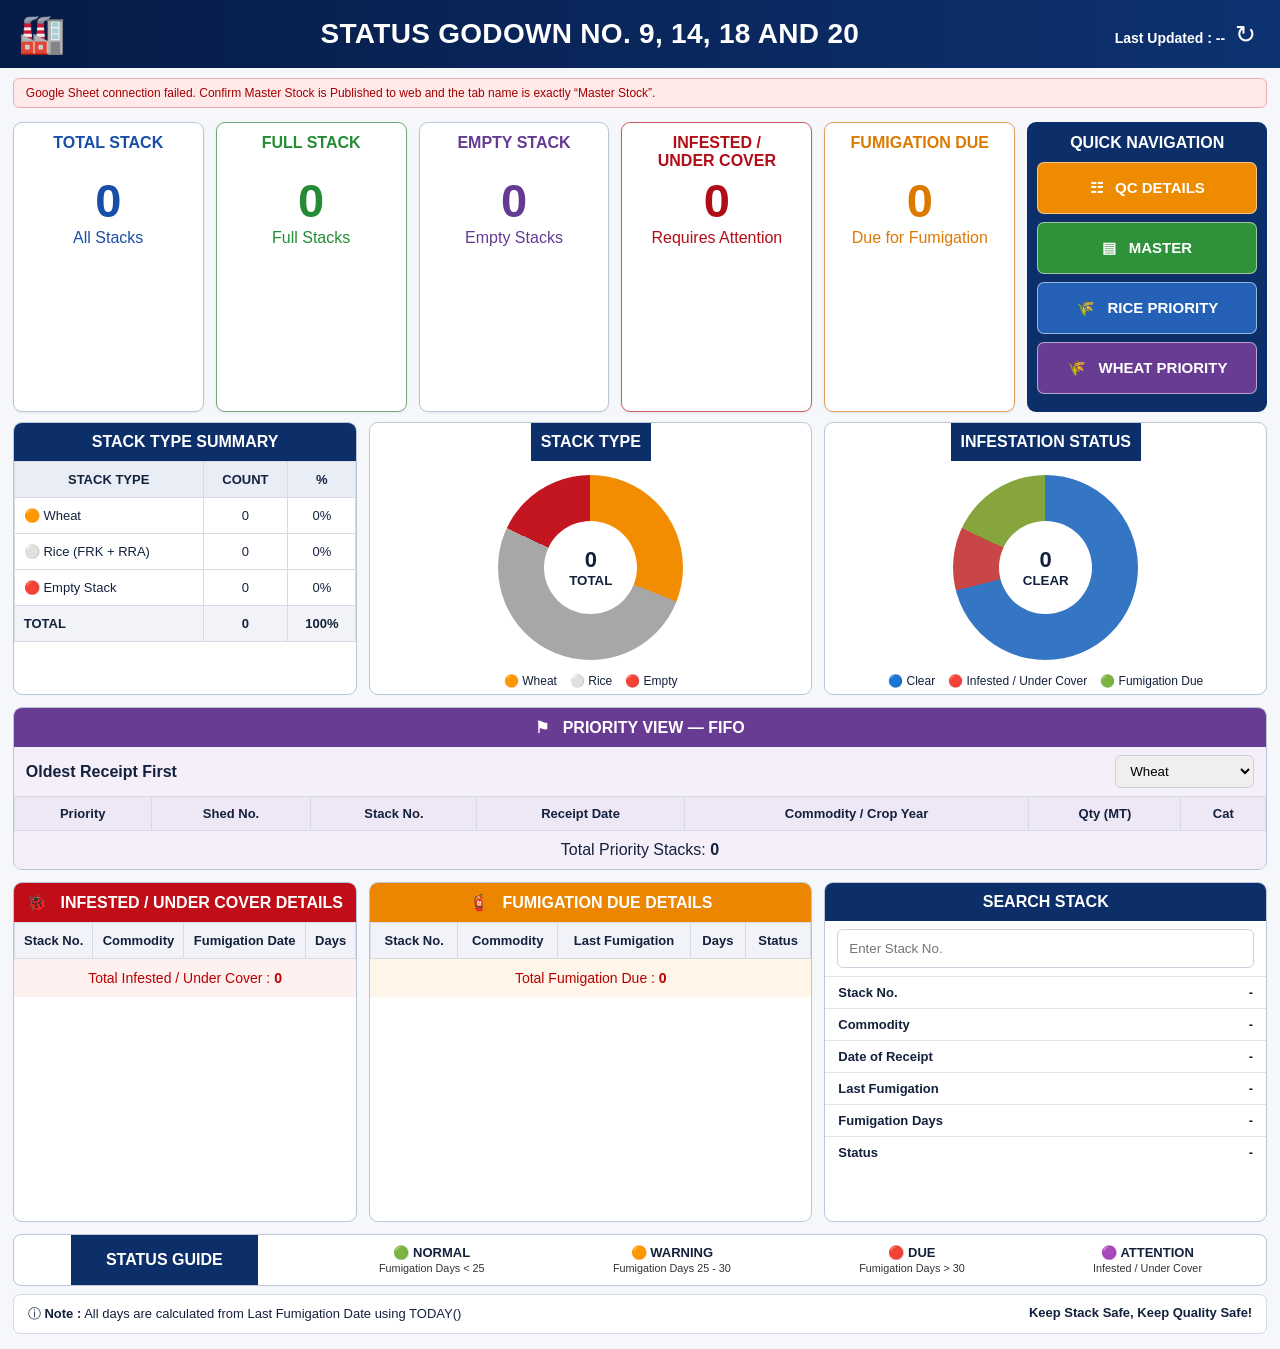
<file: Godown_Dashboard_FINAL_PRIORITY_VIEW.html>
<!doctype html>
<html lang="en">
<head>
<meta charset="utf-8">
<meta name="viewport" content="width=device-width,initial-scale=1">
<title>Status Godown No. 9, 14, 18 and 20</title>
<style>
*{box-sizing:border-box}body{margin:0;background:#f5f7fa;color:#14213d;font-family:Arial,Helvetica,sans-serif}.topbar{height:68px;background:linear-gradient(90deg,#061b46,#0d3271);color:#fff;display:flex;align-items:center;padding:8px 18px;gap:18px}.logo{font-size:38px}.headtitle{font-weight:800;font-size:28px;flex:1;text-align:center;letter-spacing:.3px}.updated{font-weight:700;font-size:14px;white-space:nowrap}.updated button{background:none;border:0;color:white;font-size:25px;cursor:pointer}.connection{margin:10px 1%;padding:7px 12px;background:#e9f7ed;border:1px solid #b7ddc1;border-radius:6px;font-size:12px}.connection.error{background:#ffe9e9;color:#a40000;border-color:#efaaaa}.top-grid{display:grid;grid-template-columns:repeat(5,1fr) 240px;gap:12px;padding:4px 1% 10px}.metric{background:white;border:1px solid #b9c6d8;border-radius:9px;text-align:center;padding:11px 6px;min-height:137px;box-shadow:0 1px 3px #0001}.metric .label{font-weight:800;font-size:16px;min-height:38px}.metric .big{font-size:47px;font-weight:800;line-height:1.05;margin:4px}.metric.blue{color:#174ea6}.metric.green{color:#258b36;border-color:#70a879}.metric.purple{color:#643b92}.metric.red{color:#b20d17;border-color:#c85b62}.metric.orange{color:#dc7a00;border-color:#e0a05d}.quick{background:#0d2f69;border-radius:9px;padding:10px;color:#fff}.quick h3{text-align:center;margin:2px 0 10px;font-size:16px}.q{display:block;color:white;text-decoration:none;font-weight:800;text-align:center;border-radius:7px;padding:16px 6px;margin:8px 0;border:1px solid #fff8;font-size:15px}.qc{background:#ef8b00}.master{background:#2d923a}.rice{background:#2360b6}.wheat{background:#693c93}.middle-grid,.details-grid{display:grid;grid-template-columns:1.05fr 1.35fr 1.35fr;gap:12px;padding:0 1% 12px}.panel,.detail,.searchbox{background:white;border:1px solid #b9c6d8;border-radius:9px;overflow:hidden;min-height:270px}.panel h2,.detail h2,.searchbox h2{margin:0;background:#0d2f69;color:#fff;padding:10px;text-align:center;font-size:16px}.summary table,.detail table{width:100%;border-collapse:collapse}.summary th,.summary td,.detail th,.detail td{padding:10px 9px;border:1px solid #d5dbe4;font-size:13px}.summary th{background:#e9eef6}.summary td:nth-child(2),.summary td:nth-child(3){text-align:center}.totalrow{font-weight:800;background:#f1f3f6}.donut{display:flex;flex-direction:column;align-items:center}.donut-chart{width:185px;height:185px;border-radius:50%;margin:14px 0 8px;background:conic-gradient(#f28c00 0 31%,#a7a7a7 31% 82%,#c41620 82% 100%);display:grid;place-items:center}.donut-chart>div{width:93px;height:93px;border-radius:50%;background:white;display:flex;flex-direction:column;align-items:center;justify-content:center}.donut-chart b{font-size:22px}.donut-chart small{font-weight:800}.statusdonut{background:conic-gradient(#3475c4 0 71%,#c94646 71% 82%,#86a63d 82% 100%)}.legend{display:flex;gap:13px;font-size:12px;flex-wrap:wrap;justify-content:center;padding:6px}.details-grid{align-items:stretch}.detail{min-height:340px}.redpanel h2{background:#c10d18}.orangepanel h2{background:#ec8500}.tablewrap{overflow:auto;max-height:260px}.detail th{background:#f1f3f8}.detail footer{text-align:center;padding:11px;background:#fff0f0;color:#b00;font-size:14px}.orangepanel footer{background:#fff5e8}.searchbox{padding-bottom:5px}.searchbox h2{margin-bottom:8px}.searchbox input{margin:0 12px 8px;width:calc(100% - 24px);padding:11px;border:1px solid #c9d1dc;border-radius:6px}.result{display:flex;justify-content:space-between;padding:8px 13px;border-top:1px solid #e1e5ea;font-size:13px}.result span{font-weight:700}.guide{margin:0 1% 8px;background:white;border:1px solid #b9c6d8;border-radius:8px;display:flex;align-items:center;justify-content:space-around;text-align:center;overflow:hidden}.guide>strong{background:#0d2f69;color:white;padding:16px 35px}.guide span{font-weight:800;font-size:13px;padding:7px}.guide small{font-weight:400;color:#333}.note{margin:0 1% 15px;padding:10px 14px;font-size:13px;background:white;border:1px solid #d2d8e0;border-radius:7px}.priority{margin:0 1% 12px;background:white;border:1px solid #b9c6d8;border-radius:9px;overflow:hidden}.priority h2{margin:0;background:#693c93;color:white;padding:10px;text-align:center;font-size:16px}.priority .prioritybar{display:flex;justify-content:space-between;align-items:center;padding:8px 12px;background:#f4eff9;font-weight:800}.priority select{padding:7px 10px;border:1px solid #c9d1dc;border-radius:6px}.priority table{width:100%;border-collapse:collapse}.priority th,.priority td{padding:9px;border:1px solid #d5dbe4;font-size:13px}.priority th{background:#eee7f5}.priority .tablewrap{max-height:300px;overflow:auto}.priority footer{text-align:center;padding:10px;background:#f4eff9}.note b:last-child{float:right}@media(max-width:1100px){.top-grid{grid-template-columns:repeat(3,1fr)}.quick{grid-column:span 3}.middle-grid,.details-grid{grid-template-columns:1fr 1fr}.searchbox{grid-column:span 2}}@media(max-width:650px){.headtitle{font-size:17px}.updated{font-size:11px}.topbar{height:auto}.top-grid,.middle-grid,.details-grid{grid-template-columns:1fr}.quick,.searchbox{grid-column:auto}.guide{flex-wrap:wrap}.guide>strong{width:100%}.note b:last-child{float:none;display:block;margin-top:8px}}
</style>
</head>
<body>
<header class="topbar">
  <div class="logo">🏭</div>
  <div class="headtitle">STATUS GODOWN NO. 9, 14, 18 AND 20</div>
  <div class="updated">Last Updated : <span id="updated">--</span> <button onclick="loadData()" title="Refresh">↻</button></div>
</header>

<main>
  <div id="connection" class="connection">Connecting to Google Sheet…</div>

  <section class="top-grid">
    <div class="metric blue"><div class="label">TOTAL STACK</div><div class="big" id="total">0</div><div>All Stacks</div></div>
    <div class="metric green"><div class="label">FULL STACK</div><div class="big" id="full">0</div><div>Full Stacks</div></div>
    <div class="metric purple"><div class="label">EMPTY STACK</div><div class="big" id="empty">0</div><div>Empty Stacks</div></div>
    <div class="metric red"><div class="label">INFESTED /<br>UNDER COVER</div><div class="big" id="attention">0</div><div>Requires Attention</div></div>
    <div class="metric orange"><div class="label">FUMIGATION DUE</div><div class="big" id="fumDue">0</div><div>Due for Fumigation</div></div>

    <aside class="quick">
      <h3>QUICK NAVIGATION</h3>
      <a id="qcLink" target="_blank" class="q qc">☷ &nbsp; QC DETAILS</a>
      <a id="masterLink" target="_blank" class="q master">▤ &nbsp; MASTER</a>
      <a id="riceLink" target="_blank" class="q rice">🌾 &nbsp; RICE PRIORITY</a>
      <a id="wheatLink" target="_blank" class="q wheat">🌾 &nbsp; WHEAT PRIORITY</a>
    </aside>
  </section>

  <section class="middle-grid">
    <div class="summary panel">
      <h2>STACK TYPE SUMMARY</h2>
      <table><thead><tr><th>STACK TYPE</th><th>COUNT</th><th>%</th></tr></thead>
      <tbody>
        <tr><td>🟠 Wheat</td><td id="wheatCount">0</td><td id="wheatPct">0%</td></tr>
        <tr><td>⚪ Rice (FRK + RRA)</td><td id="riceCount">0</td><td id="ricePct">0%</td></tr>
        <tr><td>🔴 Empty Stack</td><td id="emptyCount">0</td><td id="emptyPct">0%</td></tr>
        <tr class="totalrow"><td>TOTAL</td><td id="sumCount">0</td><td>100%</td></tr>
      </tbody></table>
    </div>

    <div class="donut panel"><h2>STACK TYPE</h2><div class="donut-chart" id="stackDonut"><div><b id="donutTotal">0</b><small>TOTAL</small></div></div><div class="legend"><span>🟠 Wheat</span><span>⚪ Rice</span><span>🔴 Empty</span></div></div>

    <div class="donut panel"><h2>INFESTATION STATUS</h2><div class="donut-chart statusdonut" id="statusDonut"><div><b id="clearCount">0</b><small>CLEAR</small></div></div><div class="legend"><span>🔵 Clear</span><span>🔴 Infested / Under Cover</span><span>🟢 Fumigation Due</span></div></div>
  </section>

  <section class="priority">
    <h2>⚑ &nbsp; PRIORITY VIEW — FIFO</h2>
    <div class="prioritybar">
      <span>Oldest Receipt First</span>
      <select id="priorityFilter" onchange="renderPriority()">
        <option value="all">All Stacks</option>
        <option value="wheat" selected>Wheat</option>
        <option value="rice">Rice / FRK RRA</option>
      </select>
    </div>
    <div class="tablewrap"><table><thead><tr><th>Priority</th><th>Shed No.</th><th>Stack No.</th><th>Receipt Date</th><th>Commodity / Crop Year</th><th>Qty (MT)</th><th>Cat</th></tr></thead><tbody id="priorityBody"></tbody></table></div>
    <footer>Total Priority Stacks: <b id="priorityTotal">0</b></footer>
  </section>

  <section class="details-grid">
    <div class="detail redpanel">
      <h2>🐞 &nbsp; INFESTED / UNDER COVER DETAILS</h2>
      <div class="tablewrap"><table><thead><tr><th>Stack No.</th><th>Commodity</th><th>Fumigation Date</th><th>Days</th></tr></thead><tbody id="attentionBody"></tbody></table></div>
      <footer>Total Infested / Under Cover : <b id="attentionTotal">0</b></footer>
    </div>

    <div class="detail orangepanel">
      <h2>🧯 &nbsp; FUMIGATION DUE DETAILS</h2>
      <div class="tablewrap"><table><thead><tr><th>Stack No.</th><th>Commodity</th><th>Last Fumigation</th><th>Days</th><th>Status</th></tr></thead><tbody id="dueBody"></tbody></table></div>
      <footer>Total Fumigation Due : <b id="dueTotal">0</b></footer>
    </div>

    <aside class="searchbox">
      <h2>SEARCH STACK</h2>
      <input id="search" placeholder="Enter Stack No.">
      <div class="result"><b>Stack No.</b><span id="sStack">-</span></div>
      <div class="result"><b>Commodity</b><span id="sCommodity">-</span></div>
      <div class="result"><b>Date of Receipt</b><span id="sReceipt">-</span></div>
      <div class="result"><b>Last Fumigation</b><span id="sLast">-</span></div>
      <div class="result"><b>Fumigation Days</b><span id="sDays">-</span></div>
      <div class="result"><b>Status</b><span id="sStatus">-</span></div>
    </aside>
  </section>

  <section class="guide"><strong>STATUS GUIDE</strong><span>🟢 NORMAL<br><small>Fumigation Days &lt; 25</small></span><span>🟠 WARNING<br><small>Fumigation Days 25 - 30</small></span><span>🔴 DUE<br><small>Fumigation Days &gt; 30</small></span><span>🟣 ATTENTION<br><small>Infested / Under Cover</small></span></section>
  <div class="note">ⓘ <b>Note :</b> All days are calculated from Last Fumigation Date using TODAY() &nbsp;&nbsp;&nbsp; <b>Keep Stack Safe, Keep Quality Safe!</b></div>
</main>
<script>
const SHEET_ID="1igJ0rzEp3txMDdhjwjrMB5V9BkJcyjt74g1xWh3YSHo";
const SHEET_NAME="Master Stock";
const REFRESH_MS=30000;
const masterUrl=`https://docs.google.com/spreadsheets/d/${SHEET_ID}/edit`;
document.getElementById("masterLink").href=masterUrl;
document.getElementById("qcLink").href=masterUrl;
document.getElementById("riceLink").href=masterUrl;
document.getElementById("wheatLink").href=masterUrl;
let data=[],headers=[];
const n=x=>String(x??"").toLowerCase().replace(/[^a-z0-9]+/g," ").trim();
function find(names){const H=headers.map(n);for(const x of names){const i=H.indexOf(n(x));if(i>=0)return i}for(const x of names){const i=H.findIndex(h=>h.includes(n(x)));if(i>=0)return i}return -1}
function val(r,i){return i>=0?String(r[i]??"").trim():""}
function parseDate(v){if(!v)return null;if(/^\d{1,2}\.\d{1,2}\.\d{2,4}$/.test(v)){let [d,m,y]=v.split(".").map(Number);if(y<100)y+=2000;return new Date(y,m-1,d)}const d=new Date(v);return isNaN(d)?null:d}
function days(v){const d=parseDate(v);return d?Math.max(0,Math.floor((Date.now()-d.getTime())/86400000)):""}
function loadJSONP(){return new Promise((resolve,reject)=>{const cb="googleSheetCallback_"+Date.now();const s=document.createElement("script");let done=false;const cleanup=()=>{try{delete window[cb]}catch(e){window[cb]=undefined}s.remove()};const timer=setTimeout(()=>{if(!done){done=true;cleanup();reject(Error("timeout"))}},12000);window[cb]=obj=>{if(done)return;done=true;clearTimeout(timer);cleanup();resolve(obj)};s.onerror=()=>{if(!done){done=true;clearTimeout(timer);cleanup();reject(Error("request failed"))}};s.src=`https://docs.google.com/spreadsheets/d/${SHEET_ID}/gviz/tq?sheet=${encodeURIComponent(SHEET_NAME)}&tqx=out:json;responseHandler:${cb}&tq=${encodeURIComponent("select *")}&_=${Date.now()}`;document.head.appendChild(s)})}
function makeRecords(j){headers=(j.table?.cols||[]).map(c=>c.label||c.id||"");const rows=(j.table?.rows||[]).map(x=>(x.c||[]).map(c=>c?(c.f??c.v??""):""));const ix={shed:find(["Shed No.","Shed"]),stack:find(["Stack No.","Stack"]),comm:find(["Commodity / Crop Year","Commodity","Crop Year"]),receipt:find(["Receipt Date","RDate of receipt","Date of Receipt"]),qty:find(["Qty (MT)","Qty","Quantity"]),cat:find(["Cat","Category"]),status:find(["Status","QC Status"]),fum:find(["Fumigation Date"]),last:find(["Last Fumigation Date","Last Fumigation"]),remarks:find(["QC Remarks","Remarks"]),cover:find(["UnderCover_Flag"]),due:find(["DegassingDue_Flag"])};return rows.filter(r=>r.some(x=>String(x).trim()!=="")).map(r=>{const st=val(r,ix.status),rm=val(r,ix.remarks),last=val(r,ix.last)||val(r,ix.fum),dy=days(last);const cover=/under\s*cover|cover/.test(n(st))||/under\s*cover|cover/.test(n(val(r,ix.cover)));const inf=/infest/.test(n(st))||/infest/.test(n(rm));const due=/due|yes|true/.test(n(val(r,ix.due)))||/due/.test(n(st))||(dy!==""&&dy>30);const empty=/empty/.test(n(st))||/empty/.test(n(rm));return{shed:val(r,ix.shed),stack:val(r,ix.stack),comm:val(r,ix.comm),receipt:val(r,ix.receipt),status:st,fum:val(r,ix.fum),last,days:dy,remarks:rm,cover,inf,due,empty,qty:val(r,ix.qty),cat:val(r,ix.cat)}})}
function renderPriority(){
  const filter=document.getElementById("priorityFilter")?.value||"wheat";
  let arr=data.slice().filter(x=>x.receipt);
  if(filter==="wheat") arr=arr.filter(x=>/wheat/.test(n(x.comm)));
  if(filter==="rice") arr=arr.filter(x=>/rice|frk|rra/.test(n(x.comm))&&!/wheat/.test(n(x.comm)));
  arr.sort((a,b)=>{const da=parseDate(a.receipt),db=parseDate(b.receipt);return (da?da.getTime():Infinity)-(db?db.getTime():Infinity)});
  const body=document.getElementById("priorityBody");
  body.innerHTML=arr.length?arr.map((x,i)=>`<tr><td><b>${i+1}</b></td><td>${esc(x.shed)}</td><td><b>${esc(x.stack)}</b></td><td>${esc(x.receipt)}</td><td>${esc(x.comm)}</td><td>${esc(x.qty||"")}</td><td>${esc(x.cat||"")}</td></tr>`).join(""):`<tr><td colspan="7">No priority stacks found</td></tr>`;
  document.getElementById("priorityTotal").textContent=arr.length;
}
async function loadData(){const box=document.getElementById("connection");box.textContent="Connecting to Google Sheet…";try{const json=await loadJSONP();if(json.status==="error")throw Error((json.errors&&json.errors[0]&&json.errors[0].message)||"Google Sheet error");data=makeRecords(json);const now=new Date();document.getElementById("updated").textContent=now.toLocaleDateString("en-GB",{day:"2-digit",month:"2-digit",year:"2-digit"})+" | "+now.toLocaleTimeString("en-IN",{hour:"2-digit",minute:"2-digit"});box.textContent=`● LIVE — Master Stock connected • ${data.length} rows`;box.className="connection";render()}catch(e){box.textContent="Google Sheet connection failed. Confirm Master Stock is Published to web and the tab name is exactly “Master Stock”.";box.className="connection error";console.error(e)}}
function esc(x){return String(x??"").replaceAll("&","&amp;").replaceAll("<","&lt;").replaceAll(">","&gt;")}
function pct(x,t){return t?((x/t)*100).toFixed(2)+"%":"0%"}
function render(){const total=data.length,empty=data.filter(x=>x.empty||(!x.comm&&!x.stack)).length,wheat=data.filter(x=>/wheat/.test(n(x.comm))).length,rice=data.filter(x=>/rice|frk|rra/.test(n(x.comm))&&!/wheat/.test(n(x.comm))).length,att=data.filter(x=>x.inf||x.cover),due=data.filter(x=>x.due&&!x.inf&&!x.cover),full=Math.max(0,total-empty);document.getElementById("total").textContent=total;document.getElementById("full").textContent=full;document.getElementById("empty").textContent=empty;document.getElementById("attention").textContent=att.length;document.getElementById("fumDue").textContent=due.length;document.getElementById("wheatCount").textContent=wheat;document.getElementById("riceCount").textContent=rice;document.getElementById("emptyCount").textContent=empty;document.getElementById("wheatPct").textContent=pct(wheat,total);document.getElementById("ricePct").textContent=pct(rice,total);document.getElementById("emptyPct").textContent=pct(empty,total);document.getElementById("sumCount").textContent=total;document.getElementById("donutTotal").textContent=total;document.getElementById("clearCount").textContent=Math.max(0,total-att.length-due.length);document.getElementById("attentionTotal").textContent=att.length;document.getElementById("dueTotal").textContent=due.length;document.getElementById("attentionBody").innerHTML=att.length?att.map(x=>`<tr><td>${esc(x.stack)}</td><td>${esc(x.comm)}</td><td>${esc(x.fum)}</td><td>${esc(x.days)}</td></tr>`).join(""):`<tr><td colspan="4">No stacks found</td></tr>`;renderPriority();document.getElementById("dueBody").innerHTML=due.length?due.map(x=>`<tr><td>${esc(x.stack)}</td><td>${esc(x.comm)}</td><td>${esc(x.last)}</td><td>${esc(x.days)}</td><td><b>DUE (&gt;30 Days)</b></td></tr>`).join(""):`<tr><td colspan="5">No stacks found</td></tr>`}
document.getElementById("search").addEventListener("input",function(){const q=n(this.value),x=data.find(r=>n(r.stack)===q||n(r.stack).includes(q));["sStack","sCommodity","sReceipt","sLast","sDays","sStatus"].forEach((id,i)=>document.getElementById(id).textContent=x?[x.stack,x.comm,x.receipt,x.last,x.days,x.status][i]||"-":"-")});loadData();setInterval(loadData,REFRESH_MS);

</script>
</body>
</html>
</file>
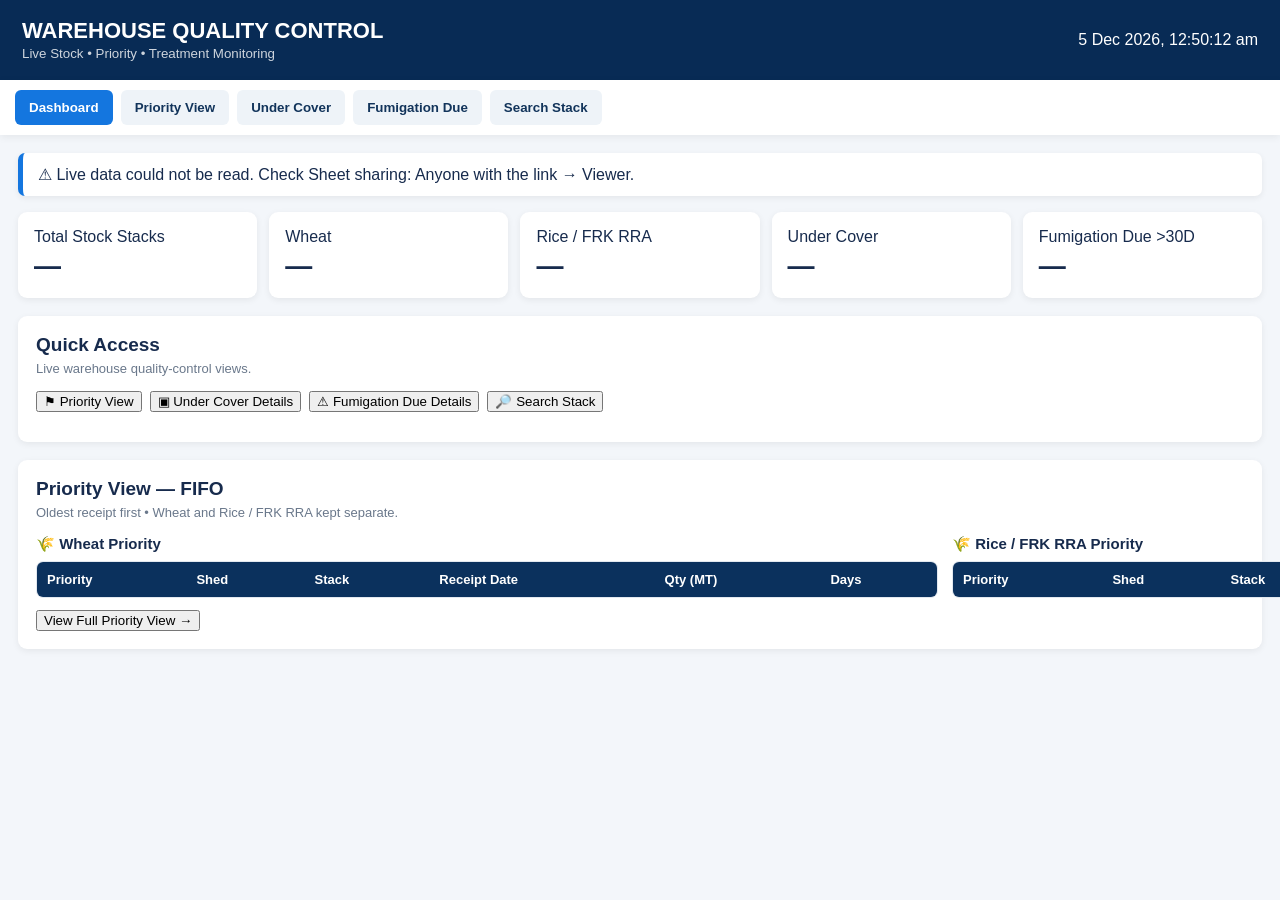
<file: index_FINAL_SINGLE_FIXED.html>
<!doctype html>
<html lang="en">
<head>
<meta charset="utf-8">
<meta name="viewport" content="width=device-width,initial-scale=1">
<title>Warehouse Quality Control</title>
<style>
*{box-sizing:border-box}body{margin:0;font-family:Arial,sans-serif;background:#f3f6fa;color:#172b4d}
header{background:#082b55;color:#fff;padding:18px 22px;display:flex;justify-content:space-between;align-items:center;gap:15px;flex-wrap:wrap}
header h1{margin:0;font-size:22px}header small{opacity:.8}
nav{background:#fff;padding:10px 15px;display:flex;gap:8px;overflow:auto;box-shadow:0 2px 8px #0001;position:sticky;top:0;z-index:5}
nav button{border:0;background:#eef3f8;color:#12345b;padding:10px 14px;border-radius:6px;font-weight:700;white-space:nowrap;cursor:pointer}nav button.active{background:#1476df;color:white}
main{max-width:1450px;margin:auto;padding:18px}
.status{background:#fff;border-left:5px solid #1476df;padding:12px 15px;border-radius:7px;margin-bottom:16px;box-shadow:0 2px 6px #0001}
.cards{display:grid;grid-template-columns:repeat(5,1fr);gap:12px;margin-bottom:18px}
.card{background:#fff;border-radius:9px;padding:16px;box-shadow:0 2px 7px #0001}.card b{font-size:27px;display:block;margin-top:5px}.card span{font-size:12px;color:#667}
section{background:#fff;border-radius:9px;padding:18px;margin-bottom:18px;box-shadow:0 2px 7px #0001}section h2{margin:0 0 5px;font-size:19px}section p{margin:0 0 15px;color:#6a788b;font-size:13px}
.toolbar{display:flex;gap:8px;flex-wrap:wrap;margin-bottom:12px}.toolbar input,.toolbar select{padding:10px;border:1px solid #ccd6e2;border-radius:6px;min-width:180px}
.tablewrap{overflow:auto;max-height:520px;border:1px solid #e2e8ef;border-radius:7px}table{width:100%;border-collapse:collapse;min-width:900px;font-size:13px}th{background:#0b315d;color:#fff;padding:10px;text-align:left;position:sticky;top:0}td{padding:9px;border-bottom:1px solid #e9edf2}tr:hover td{background:#f7faff}
.badge{display:inline-block;padding:4px 7px;border-radius:12px;background:#eef3f8;font-weight:700}.warn{background:#fff1d6}.danger{background:#ffe0e0}
.hide{display:none}.empty{text-align:center;padding:25px;color:#788699}
@media(max-width:900px){.cards{grid-template-columns:repeat(2,1fr)}header h1{font-size:18px}}@media(max-width:500px){.cards{grid-template-columns:1fr 1fr}main{padding:10px}.card{padding:12px}}
@media(max-width:800px){.priority-preview-grid{grid-template-columns:1fr!important}} .priority-preview-grid{display:grid;grid-template-columns:1fr 1fr;gap:14px}</style>
</head>
<body>
<header><div><h1>WAREHOUSE QUALITY CONTROL</h1><small>Live Stock • Priority • Treatment Monitoring</small></div><div id="clock">--</div></header>
<nav>
<button class="active" onclick="show('dashboard',this)">Dashboard</button>
<button onclick="show('priority',this)">Priority View</button>
<button onclick="show('under',this)">Under Cover</button>
<button onclick="show('fum',this)">Fumigation Due</button>
<button onclick="show('search',this)">Search Stack</button>
</nav>
<main>
<div class="status" id="status">Connecting to Google Sheet…</div>
<div class="cards">
<div class="card">Total Stock Stacks<b id="total">—</b></div>
<div class="card">Wheat<b id="wheat">—</b></div>
<div class="card">Rice / FRK RRA<b id="rice">—</b></div>
<div class="card">Under Cover<b id="underCount">—</b></div>
<div class="card">Fumigation Due &gt;30D<b id="fumCount">—</b></div>
</div>

<section id="dashboard">
<h2>Quick Access</h2><p>Live warehouse quality-control views.</p>
<div class="toolbar">
<button onclick="showById('priority')">⚑ Priority View</button>
<button onclick="showById('under')">▣ Under Cover Details</button>
<button onclick="showById('fum')">⚠ Fumigation Due Details</button>
<button onclick="showById('search')">🔎 Search Stack</button>
</div>
</section>

<section id="priorityPreview">
<h2>Priority View — FIFO</h2><p>Oldest receipt first • Wheat and Rice / FRK RRA kept separate.</p>
<div class="priority-preview-grid">
<div><h3 style="margin:0 0 8px;font-size:15px">🌾 Wheat Priority</h3><div class="tablewrap"><table><thead><tr><th>Priority</th><th>Shed</th><th>Stack</th><th>Receipt Date</th><th>Qty (MT)</th><th>Days</th></tr></thead><tbody id="priorityWheatPreview"></tbody></table></div></div>
<div><h3 style="margin:0 0 8px;font-size:15px">🌾 Rice / FRK RRA Priority</h3><div class="tablewrap"><table><thead><tr><th>Priority</th><th>Shed</th><th>Stack</th><th>Receipt Date</th><th>Qty (MT)</th><th>Days</th></tr></thead><tbody id="priorityRicePreview"></tbody></table></div></div>
</div>
<div class="toolbar" style="margin-top:12px;margin-bottom:0"><button onclick="showById('priority')">View Full Priority View →</button></div>
</section>

<section id="priority" class="hide">
<h2>Priority View — FIFO</h2><p>Oldest valid receipt date first; empty/zero-quantity stacks excluded.</p>
<div class="toolbar"><button onclick="priorityFilter='all';renderPriority()">All</button><button onclick="priorityFilter='wheat';renderPriority()">Wheat</button><button onclick="priorityFilter='rice';renderPriority()">Rice / FRK RRA</button></div>
<div class="tablewrap"><table><thead><tr><th>Priority</th><th>Sr No.</th><th>Shed</th><th>Stack</th><th>Receipt Date</th><th>Commodity / Crop Year</th><th>Qty (MT)</th><th>Cat</th><th>Remarks</th></tr></thead><tbody id="priorityBody"></tbody></table></div>
</section>

<section id="under" class="hide">
<h2>Currently Under Cover</h2><p>Details are taken from the Master Stock UnderCover_Flag field.</p>
<div class="tablewrap"><table><thead><tr><th>Sr No.</th><th>Shed</th><th>Stack</th><th>Receipt Date</th><th>Commodity</th><th>Qty (MT)</th><th>Under Cover</th><th>Remarks</th></tr></thead><tbody id="underBody"></tbody></table></div>
</section>

<section id="fum" class="hide">
<h2>Fumigation Due — &gt;30 Days</h2><p>Stacks flagged by the Master Stock FumigationDue_&gt;30D_Flag field.</p>
<div class="tablewrap"><table><thead><tr><th>Sr No.</th><th>Shed</th><th>Stack</th><th>Receipt Date</th><th>Commodity</th><th>Qty (MT)</th><th>Last Fumigation</th><th>Fumigation Date</th><th>Remarks</th></tr></thead><tbody id="fumBody"></tbody></table></div>
</section>

<section id="search" class="hide">
<h2>Search Stack</h2><p>Search the live Master Stock data by stack, shed, commodity or receipt date.</p>
<div class="toolbar"><input id="q" placeholder="Enter stack / shed / commodity…" oninput="renderSearch()"></div>
<div class="tablewrap"><table><thead><tr><th>Sr No.</th><th>Shed</th><th>Stack</th><th>Receipt Date</th><th>Commodity</th><th>Qty (MT)</th><th>Status</th><th>Last Fumigation</th></tr></thead><tbody id="searchBody"></tbody></table></div>
</section>
</main>
<script>
const SHEET_ID="1igJ0rzEp3txMDdhjwjrMB5V9BkJcyjt74g1xWh3YSHo";
const SHEET_NAME="Master Stock";
let rows=[],priorityFilter="all";

function esc(x){return String(x??"").replace(/[&<>"']/g,m=>({"&":"&amp;","<":"&lt;",">":"&gt;",'"':"&quot;","'":"&#39;"}[m]))}
function val(r,...names){for(const n of names){if(r[n]!==undefined&&r[n]!==null&&String(r[n]).trim()!=="")return String(r[n]).trim()}return ""}
function num(x){let n=parseFloat(String(x).replace(/,/g,""));return isNaN(n)?0:n}
function isTrue(x){return /^(true|yes|y|1|under\s*cover|due|required)$/i.test(String(x).trim())}
function commodity(r){return val(r,"Commodity / Crop Year","Commodity/Crop Year","Commodity","Crop Year")}
function isRice(r){return /rice|frk|rra/i.test(commodity(r))}
function dateVal(r){return val(r,"Receipt Date","RDate of Receipt","RDate")}
function dateSort(x){let s=String(x).trim(); if(!s)return Infinity; let d=new Date(s); if(!isNaN(d))return d.getTime(); let m=s.match(/(\\d{1,2})[.\\/-](\\d{1,2})[.\\/-](\\d{2,4})/); if(m){let y=+m[3];if(y<100)y+=2000;return new Date(y,+m[2]-1,+m[1]).getTime()}return Infinity}

async function load(){
 try{
  const base=`https://docs.google.com/spreadsheets/d/${SHEET_ID}`;
  const csv=await fetch(`${base}/gviz/tq?tqx=out:csv&sheet=${encodeURIComponent(SHEET_NAME)}`,{cache:"no-store"}).then(r=>{if(!r.ok)throw Error("HTTP "+r.status);return r.text()});
  rows=parseCSV(csv).filter(r=>val(r,"Stack No.","Stack No") && num(val(r,"Qty (MT)","Qty"))>0);
  document.getElementById("status").textContent=`✓ Live data connected • ${rows.length} active stacks • Last refresh ${new Date().toLocaleTimeString()}`;
  updateCounts();renderPriority();renderPriorityPreview();renderUnder();renderFum();renderSearch();
 }catch(e){document.getElementById("status").textContent="⚠ Live data could not be read. Check Sheet sharing: Anyone with the link → Viewer.";console.error(e)}
}
function parseCSV(text){
 const lines=text.split(/\r?\n/).filter(x=>x.trim()!=="");
 function parse(line){let a=[],c="",q=false;for(let i=0;i<line.length;i++){let ch=line[i];if(ch==='"'){if(q&&line[i+1]==='"'){c+='"';i++}else q=!q}else if(ch===','&&!q){a.push(c);c=""}else c+=ch}a.push(c);return a}
 if(!lines.length)return []; const h=parse(lines[0]).map(x=>x.trim());
 return lines.slice(1).map(line=>{const a=parse(line),o={};h.forEach((k,i)=>o[k]=a[i]??"");return o});
}
function updateCounts(){
 document.getElementById("total").textContent=rows.length;
 document.getElementById("wheat").textContent=rows.filter(r=>!isRice(r)).length;
 document.getElementById("rice").textContent=rows.filter(isRice).length;
 document.getElementById("underCount").textContent=rows.filter(r=>isTrue(val(r,"UnderCover_Flag","Under Cover","UnderCover"))).length;
 document.getElementById("fumCount").textContent=rows.filter(r=>isTrue(val(r,"FumigationDue_>30D_Flag","Fumigation Due","FumigationDue"))).length;
}
function show(id,b){document.querySelectorAll("main section").forEach(s=>s.classList.add("hide"));document.getElementById(id).classList.remove("hide");if(id==="dashboard")document.getElementById("priorityPreview").classList.remove("hide");document.querySelectorAll("nav button").forEach(x=>x.classList.remove("active"));if(b)b.classList.add("active")}
function showById(id){let b=[...document.querySelectorAll("nav button")].find(x=>x.textContent.toLowerCase().includes(id==="under"?"under":id==="fum"?"fumigation":id==="priority"?"priority":"search"));show(id,b||document.querySelector("nav button"))}
function rowEmpty(t){return `<tr><td colspan="${t}" class="empty">No matching stack found.</td></tr>`}
function renderPriorityPreview(){
  let a=rows.slice().sort((x,y)=>dateSort(dateVal(x))-dateSort(dateVal(y)));
  const wheat=a.filter(r=>!isRice(r)).slice(0,5), rice=a.filter(isRice).slice(0,5);
  const days=r=>{let d=dateSort(dateVal(r));return d===Infinity?"":Math.max(0,Math.floor((Date.now()-d)/86400000))};
  const make=(arr)=>arr.length?arr.map((r,i)=>`<tr><td><b>${i+1}</b></td><td>${esc(val(r,"Shed No.","Shed No"))}</td><td><b>${esc(val(r,"Stack No.","Stack No"))}</b></td><td>${esc(dateVal(r))}</td><td>${esc(val(r,"Qty (MT)","Qty"))}</td><td>${days(r)}</td></tr>`).join(""):rowEmpty(6);
  document.getElementById("priorityWheatPreview").innerHTML=make(wheat);
  document.getElementById("priorityRicePreview").innerHTML=make(rice);
}

function renderPriority(){
 let a=rows.slice().sort((x,y)=>dateSort(dateVal(x))-dateSort(dateVal(y)));
 if(priorityFilter==="wheat")a=a.filter(r=>!isRice(r)); if(priorityFilter==="rice")a=a.filter(isRice);
 document.getElementById("priorityBody").innerHTML=a.length?a.map((r,i)=>`<tr><td><b>${i+1}</b></td><td>${esc(val(r,"Sr No.","Sr No"))}</td><td>${esc(val(r,"Shed No.","Shed No"))}</td><td><b>${esc(val(r,"Stack No.","Stack No"))}</b></td><td>${esc(dateVal(r))}</td><td>${esc(commodity(r))}</td><td>${esc(val(r,"Qty (MT)","Qty"))}</td><td>${esc(val(r,"Cat","Category"))}</td><td>${esc(val(r,"Remarks"))}</td></tr>`).join(""):rowEmpty(9)
}
function renderUnder(){
 let a=rows.filter(r=>isTrue(val(r,"UnderCover_Flag","Under Cover","UnderCover")));
 document.getElementById("underBody").innerHTML=a.length?a.map(r=>`<tr><td>${esc(val(r,"Sr No.","Sr No"))}</td><td>${esc(val(r,"Shed No.","Shed No"))}</td><td><b>${esc(val(r,"Stack No.","Stack No"))}</b></td><td>${esc(dateVal(r))}</td><td>${esc(commodity(r))}</td><td>${esc(val(r,"Qty (MT)","Qty"))}</td><td><span class="badge warn">UNDER COVER</span></td><td>${esc(val(r,"Remarks"))}</td></tr>`).join(""):rowEmpty(8)
}
function renderFum(){
 let a=rows.filter(r=>isTrue(val(r,"FumigationDue_>30D_Flag","Fumigation Due","FumigationDue")));
 document.getElementById("fumBody").innerHTML=a.length?a.map(r=>`<tr><td>${esc(val(r,"Sr No.","Sr No"))}</td><td>${esc(val(r,"Shed No.","Shed No"))}</td><td><b>${esc(val(r,"Stack No.","Stack No"))}</b></td><td>${esc(dateVal(r))}</td><td>${esc(commodity(r))}</td><td>${esc(val(r,"Qty (MT)","Qty"))}</td><td>${esc(val(r,"LAST FUMIGATION","Last Fumigation"))}</td><td>${esc(val(r,"Fumigation Date"))}</td><td><span class="badge danger">DUE &gt;30 DAYS</span></td></tr>`).join(""):rowEmpty(9)
}
function renderSearch(){
 let q=(document.getElementById("q")?.value||"").toLowerCase().trim(),a=rows.filter(r=>!q||[val(r,"Stack No."),val(r,"Shed No."),commodity(r),dateVal(r)].join(" ").toLowerCase().includes(q));
 document.getElementById("searchBody").innerHTML=a.length?a.map(r=>`<tr><td>${esc(val(r,"Sr No.","Sr No"))}</td><td>${esc(val(r,"Shed No.","Shed No"))}</td><td><b>${esc(val(r,"Stack No.","Stack No"))}</b></td><td>${esc(dateVal(r))}</td><td>${esc(commodity(r))}</td><td>${esc(val(r,"Qty (MT)","Qty"))}</td><td>${esc(val(r,"Status"))}</td><td>${esc(val(r,"LAST FUMIGATION","Last Fumigation"))}</td></tr>`).join(""):rowEmpty(8)
}
setInterval(()=>document.getElementById("clock").textContent=new Date().toLocaleString("en-IN",{dateStyle:"medium",timeStyle:"medium"}),1000);
load();setInterval(load,60000);
</script>
</body></html>
</file>
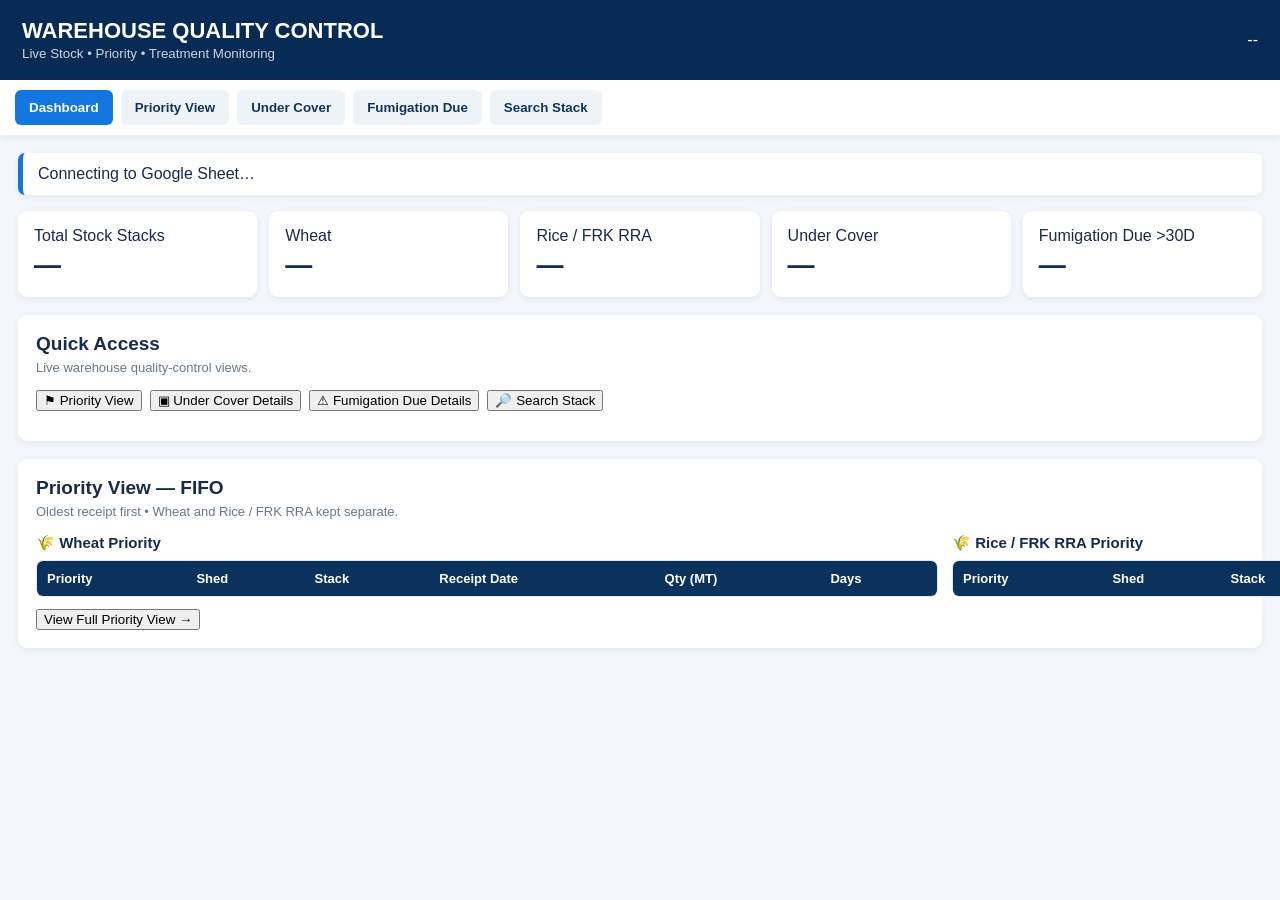
<file: index_FINAL_SINGLE_WORKING.html>
<!doctype html>
<html lang="en">
<head>
<meta charset="utf-8">
<meta name="viewport" content="width=device-width,initial-scale=1">
<title>Warehouse Quality Control</title>
<style>
*{box-sizing:border-box}body{margin:0;font-family:Arial,sans-serif;background:#f3f6fa;color:#172b4d}
header{background:#082b55;color:#fff;padding:18px 22px;display:flex;justify-content:space-between;align-items:center;gap:15px;flex-wrap:wrap}
header h1{margin:0;font-size:22px}header small{opacity:.8}
nav{background:#fff;padding:10px 15px;display:flex;gap:8px;overflow:auto;box-shadow:0 2px 8px #0001;position:sticky;top:0;z-index:5}
nav button{border:0;background:#eef3f8;color:#12345b;padding:10px 14px;border-radius:6px;font-weight:700;white-space:nowrap;cursor:pointer}nav button.active{background:#1476df;color:white}
main{max-width:1450px;margin:auto;padding:18px}
.status{background:#fff;border-left:5px solid #1476df;padding:12px 15px;border-radius:7px;margin-bottom:16px;box-shadow:0 2px 6px #0001}
.cards{display:grid;grid-template-columns:repeat(5,1fr);gap:12px;margin-bottom:18px}
.card{background:#fff;border-radius:9px;padding:16px;box-shadow:0 2px 7px #0001}.card b{font-size:27px;display:block;margin-top:5px}.card span{font-size:12px;color:#667}
section{background:#fff;border-radius:9px;padding:18px;margin-bottom:18px;box-shadow:0 2px 7px #0001}section h2{margin:0 0 5px;font-size:19px}section p{margin:0 0 15px;color:#6a788b;font-size:13px}
.toolbar{display:flex;gap:8px;flex-wrap:wrap;margin-bottom:12px}.toolbar input,.toolbar select{padding:10px;border:1px solid #ccd6e2;border-radius:6px;min-width:180px}
.tablewrap{overflow:auto;max-height:520px;border:1px solid #e2e8ef;border-radius:7px}table{width:100%;border-collapse:collapse;min-width:900px;font-size:13px}th{background:#0b315d;color:#fff;padding:10px;text-align:left;position:sticky;top:0}td{padding:9px;border-bottom:1px solid #e9edf2}tr:hover td{background:#f7faff}
.badge{display:inline-block;padding:4px 7px;border-radius:12px;background:#eef3f8;font-weight:700}.warn{background:#fff1d6}.danger{background:#ffe0e0}
.hide{display:none}.empty{text-align:center;padding:25px;color:#788699}
@media(max-width:900px){.cards{grid-template-columns:repeat(2,1fr)}header h1{font-size:18px}}@media(max-width:500px){.cards{grid-template-columns:1fr 1fr}main{padding:10px}.card{padding:12px}}
@media(max-width:800px){.priority-preview-grid{grid-template-columns:1fr!important}} .priority-preview-grid{display:grid;grid-template-columns:1fr 1fr;gap:14px}</style>
</head>
<body>
<header><div><h1>WAREHOUSE QUALITY CONTROL</h1><small>Live Stock • Priority • Treatment Monitoring</small></div><div id="clock">--</div></header>
<nav>
<button class="active" onclick="show('dashboard',this)">Dashboard</button>
<button onclick="show('priority',this)">Priority View</button>
<button onclick="show('under',this)">Under Cover</button>
<button onclick="show('fum',this)">Fumigation Due</button>
<button onclick="show('search',this)">Search Stack</button>
</nav>
<main>
<div class="status" id="status">Connecting to Google Sheet…</div>
<div class="cards">
<div class="card">Total Stock Stacks<b id="total">—</b></div>
<div class="card">Wheat<b id="wheat">—</b></div>
<div class="card">Rice / FRK RRA<b id="rice">—</b></div>
<div class="card">Under Cover<b id="underCount">—</b></div>
<div class="card">Fumigation Due &gt;30D<b id="fumCount">—</b></div>
</div>

<section id="dashboard">
<h2>Quick Access</h2><p>Live warehouse quality-control views.</p>
<div class="toolbar">
<button onclick="showById('priority')">⚑ Priority View</button>
<button onclick="showById('under')">▣ Under Cover Details</button>
<button onclick="showById('fum')">⚠ Fumigation Due Details</button>
<button onclick="showById('search')">🔎 Search Stack</button>
</div>
</section>

<section id="priorityPreview">
<h2>Priority View — FIFO</h2><p>Oldest receipt first • Wheat and Rice / FRK RRA kept separate.</p>
<div class="priority-preview-grid">
<div><h3 style="margin:0 0 8px;font-size:15px">🌾 Wheat Priority</h3><div class="tablewrap"><table><thead><tr><th>Priority</th><th>Shed</th><th>Stack</th><th>Receipt Date</th><th>Qty (MT)</th><th>Days</th></tr></thead><tbody id="priorityWheatPreview"></tbody></table></div></div>
<div><h3 style="margin:0 0 8px;font-size:15px">🌾 Rice / FRK RRA Priority</h3><div class="tablewrap"><table><thead><tr><th>Priority</th><th>Shed</th><th>Stack</th><th>Receipt Date</th><th>Qty (MT)</th><th>Days</th></tr></thead><tbody id="priorityRicePreview"></tbody></table></div></div>
</div>
<div class="toolbar" style="margin-top:12px;margin-bottom:0"><button onclick="showById('priority')">View Full Priority View →</button></div>
</section>

<section id="priority" class="hide">
<h2>Priority View — FIFO</h2><p>Oldest valid receipt date first; empty/zero-quantity stacks excluded.</p>
<div class="toolbar"><button onclick="priorityFilter='all';renderPriority()">All</button><button onclick="priorityFilter='wheat';renderPriority()">Wheat</button><button onclick="priorityFilter='rice';renderPriority()">Rice / FRK RRA</button></div>
<div class="tablewrap"><table><thead><tr><th>Priority</th><th>Sr No.</th><th>Shed</th><th>Stack</th><th>Receipt Date</th><th>Commodity / Crop Year</th><th>Qty (MT)</th><th>Cat</th><th>Remarks</th></tr></thead><tbody id="priorityBody"></tbody></table></div>
</section>

<section id="under" class="hide">
<h2>Currently Under Cover</h2><p>Details are taken from the Master Stock UnderCover_Flag field.</p>
<div class="tablewrap"><table><thead><tr><th>Sr No.</th><th>Shed</th><th>Stack</th><th>Receipt Date</th><th>Commodity</th><th>Qty (MT)</th><th>Under Cover</th><th>Remarks</th></tr></thead><tbody id="underBody"></tbody></table></div>
</section>

<section id="fum" class="hide">
<h2>Fumigation Due — &gt;30 Days</h2><p>Stacks flagged by the Master Stock FumigationDue_&gt;30D_Flag field.</p>
<div class="tablewrap"><table><thead><tr><th>Sr No.</th><th>Shed</th><th>Stack</th><th>Receipt Date</th><th>Commodity</th><th>Qty (MT)</th><th>Last Fumigation</th><th>Fumigation Date</th><th>Remarks</th></tr></thead><tbody id="fumBody"></tbody></table></div>
</section>

<section id="search" class="hide">
<h2>Search Stack</h2><p>Search the live Master Stock data by stack, shed, commodity or receipt date.</p>
<div class="toolbar"><input id="q" placeholder="Enter stack / shed / commodity…" oninput="renderSearch()"></div>
<div class="tablewrap"><table><thead><tr><th>Sr No.</th><th>Shed</th><th>Stack</th><th>Receipt Date</th><th>Commodity</th><th>Qty (MT)</th><th>Status</th><th>Last Fumigation</th></tr></thead><tbody id="searchBody"></tbody></table></div>
</section>
</main>
<script>
const SHEET_ID="1igJ0rzEp3txMDdhjwjrMB5V9BkJcyjt74g1xWh3YSHo";
const SHEET_NAME="Master Stock";
let rows=[],priorityFilter="all";

function esc(x){return String(x??"").replace(/[&<>"']/g,m=>({"&":"&amp;","<":"&lt;",">":"&gt;",'"':"&quot;","'":"&#39;"}[m]))}
function val(r,...names){for(const n of names){if(r[n]!==undefined&&r[n]!==null&&String(r[n]).trim()!=="")return String(r[n]).trim()}return ""}
function num(x){let n=parseFloat(String(x).replace(/,/g,""));return isNaN(n)?0:n}
function isTrue(x){return /^(true|yes|y|1|under\s*cover|due|required)$/i.test(String(x).trim())}
function commodity(r){return val(r,"Commodity / Crop Year","Commodity/Crop Year","Commodity","Crop Year")}
function isRice(r){return /rice|frk|rra/i.test(commodity(r))}
function dateVal(r){return val(r,"Receipt Date","RDate of Receipt","RDate")}
function dateSort(x){let s=String(x).trim(); if(!s)return Infinity; let d=new Date(s); if(!isNaN(d))return d.getTime(); let m=s.match(/(\\d{1,2})[.\\/-](\\d{1,2})[.\\/-](\\d{2,4})/); if(m){let y=+m[3];if(y<100)y+=2000;return new Date(y,+m[2]-1,+m[1]).getTime()}return Infinity}

async function load(){
 try{
  const base=`https://docs.google.com/spreadsheets/d/${SHEET_ID}`;
  const csv=await fetch(`${base}/gviz/tq?tqx=out:csv&sheet=${encodeURIComponent(SHEET_NAME)}`,{cache:"no-store"}).then(r=>{if(!r.ok)throw Error("HTTP "+r.status);return r.text()});
  rows=parseCSV(csv).filter(r=>val(r,"Stack No.","Stack No") && num(val(r,"Qty (MT)","Qty"))>0);
  document.getElementById("status").textContent=`✓ Live data connected • ${rows.length} active stacks • Last refresh ${new Date().toLocaleTimeString()}`;
  updateCounts();renderPriority();renderPriorityPreview();renderUnder();renderFum();renderSearch();
 }catch(e){document.getElementById("status").textContent="⚠ Live data could not be read. Check Sheet sharing: Anyone with the link → Viewer.";console.error(e)}
}
function parseCSV(text){
 const lines=text.split(/?
/).filter(x=>x.trim()!=="");
 function parse(line){let a=[],c="",q=false;for(let i=0;i<line.length;i++){let ch=line[i];if(ch==='"'){if(q&&line[i+1]==='"'){c+='"';i++}else q=!q}else if(ch===','&&!q){a.push(c);c=""}else c+=ch}a.push(c);return a}
 if(!lines.length)return []; const h=parse(lines[0]).map(x=>x.trim());
 return lines.slice(1).map(line=>{const a=parse(line),o={};h.forEach((k,i)=>o[k]=a[i]??"");return o});
}
function updateCounts(){
 document.getElementById("total").textContent=rows.length;
 document.getElementById("wheat").textContent=rows.filter(r=>!isRice(r)).length;
 document.getElementById("rice").textContent=rows.filter(isRice).length;
 document.getElementById("underCount").textContent=rows.filter(r=>isTrue(val(r,"UnderCover_Flag","Under Cover","UnderCover"))).length;
 document.getElementById("fumCount").textContent=rows.filter(r=>isTrue(val(r,"FumigationDue_>30D_Flag","Fumigation Due","FumigationDue"))).length;
}
function show(id,b){document.querySelectorAll("main section").forEach(s=>s.classList.add("hide"));document.getElementById(id).classList.remove("hide");if(id==="dashboard")document.getElementById("priorityPreview").classList.remove("hide");document.querySelectorAll("nav button").forEach(x=>x.classList.remove("active"));if(b)b.classList.add("active")}
function showById(id){let b=[...document.querySelectorAll("nav button")].find(x=>x.textContent.toLowerCase().includes(id==="under"?"under":id==="fum"?"fumigation":id==="priority"?"priority":"search"));show(id,b||document.querySelector("nav button"))}
function rowEmpty(t){return `<tr><td colspan="${t}" class="empty">No matching stack found.</td></tr>`}
function renderPriorityPreview(){
  let a=rows.slice().sort((x,y)=>dateSort(dateVal(x))-dateSort(dateVal(y)));
  const wheat=a.filter(r=>!isRice(r)).slice(0,5), rice=a.filter(isRice).slice(0,5);
  const days=r=>{let d=dateSort(dateVal(r));return d===Infinity?"":Math.max(0,Math.floor((Date.now()-d)/86400000))};
  const make=(arr)=>arr.length?arr.map((r,i)=>`<tr><td><b>${i+1}</b></td><td>${esc(val(r,"Shed No.","Shed No"))}</td><td><b>${esc(val(r,"Stack No.","Stack No"))}</b></td><td>${esc(dateVal(r))}</td><td>${esc(val(r,"Qty (MT)","Qty"))}</td><td>${days(r)}</td></tr>`).join(""):rowEmpty(6);
  document.getElementById("priorityWheatPreview").innerHTML=make(wheat);
  document.getElementById("priorityRicePreview").innerHTML=make(rice);
}

function renderPriority(){
 let a=rows.slice().sort((x,y)=>dateSort(dateVal(x))-dateSort(dateVal(y)));
 if(priorityFilter==="wheat")a=a.filter(r=>!isRice(r)); if(priorityFilter==="rice")a=a.filter(isRice);
 document.getElementById("priorityBody").innerHTML=a.length?a.map((r,i)=>`<tr><td><b>${i+1}</b></td><td>${esc(val(r,"Sr No.","Sr No"))}</td><td>${esc(val(r,"Shed No.","Shed No"))}</td><td><b>${esc(val(r,"Stack No.","Stack No"))}</b></td><td>${esc(dateVal(r))}</td><td>${esc(commodity(r))}</td><td>${esc(val(r,"Qty (MT)","Qty"))}</td><td>${esc(val(r,"Cat","Category"))}</td><td>${esc(val(r,"Remarks"))}</td></tr>`).join(""):rowEmpty(9)
}
function renderUnder(){
 let a=rows.filter(r=>isTrue(val(r,"UnderCover_Flag","Under Cover","UnderCover")));
 document.getElementById("underBody").innerHTML=a.length?a.map(r=>`<tr><td>${esc(val(r,"Sr No.","Sr No"))}</td><td>${esc(val(r,"Shed No.","Shed No"))}</td><td><b>${esc(val(r,"Stack No.","Stack No"))}</b></td><td>${esc(dateVal(r))}</td><td>${esc(commodity(r))}</td><td>${esc(val(r,"Qty (MT)","Qty"))}</td><td><span class="badge warn">UNDER COVER</span></td><td>${esc(val(r,"Remarks"))}</td></tr>`).join(""):rowEmpty(8)
}
function renderFum(){
 let a=rows.filter(r=>isTrue(val(r,"FumigationDue_>30D_Flag","Fumigation Due","FumigationDue")));
 document.getElementById("fumBody").innerHTML=a.length?a.map(r=>`<tr><td>${esc(val(r,"Sr No.","Sr No"))}</td><td>${esc(val(r,"Shed No.","Shed No"))}</td><td><b>${esc(val(r,"Stack No.","Stack No"))}</b></td><td>${esc(dateVal(r))}</td><td>${esc(commodity(r))}</td><td>${esc(val(r,"Qty (MT)","Qty"))}</td><td>${esc(val(r,"LAST FUMIGATION","Last Fumigation"))}</td><td>${esc(val(r,"Fumigation Date"))}</td><td><span class="badge danger">DUE &gt;30 DAYS</span></td></tr>`).join(""):rowEmpty(9)
}
function renderSearch(){
 let q=(document.getElementById("q")?.value||"").toLowerCase().trim(),a=rows.filter(r=>!q||[val(r,"Stack No."),val(r,"Shed No."),commodity(r),dateVal(r)].join(" ").toLowerCase().includes(q));
 document.getElementById("searchBody").innerHTML=a.length?a.map(r=>`<tr><td>${esc(val(r,"Sr No.","Sr No"))}</td><td>${esc(val(r,"Shed No.","Shed No"))}</td><td><b>${esc(val(r,"Stack No.","Stack No"))}</b></td><td>${esc(dateVal(r))}</td><td>${esc(commodity(r))}</td><td>${esc(val(r,"Qty (MT)","Qty"))}</td><td>${esc(val(r,"Status"))}</td><td>${esc(val(r,"LAST FUMIGATION","Last Fumigation"))}</td></tr>`).join(""):rowEmpty(8)
}
setInterval(()=>document.getElementById("clock").textContent=new Date().toLocaleString("en-IN",{dateStyle:"medium",timeStyle:"medium"}),1000);
load();setInterval(load,60000);
</script>
</body></html>
</file>
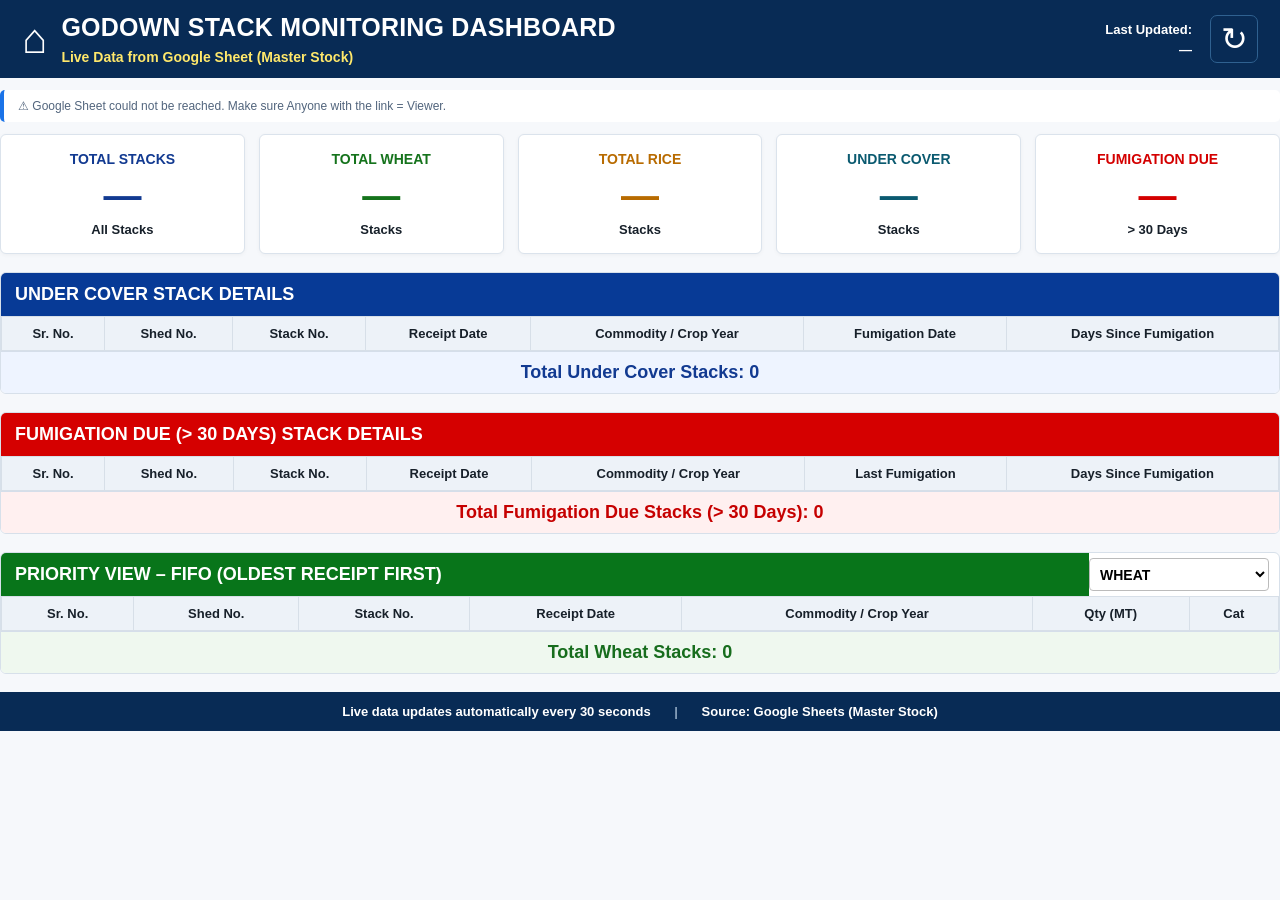
<file: index_SINGLE_LIVE_SHEET_FINAL.html>
<!doctype html>
<html lang="en">
<head>
<meta charset="utf-8"><meta name="viewport" content="width=device-width,initial-scale=1">
<title>Godown Stack Monitoring Dashboard</title>
<style>
*{box-sizing:border-box}body{margin:0;font-family:Arial,Helvetica,sans-serif;background:#f6f8fb;color:#17202a}.topbar{background:#082b55;color:#fff;min-height:78px;padding:13px 22px;display:flex;align-items:center;justify-content:space-between;gap:18px}.brand{display:flex;align-items:center;gap:14px}.brand-icon{font-size:42px;line-height:1}.topbar h1{margin:0;font-size:25px;letter-spacing:.2px}.subtitle{margin-top:7px;color:#ffe86b;font-weight:700;font-size:14px}.head-right{display:flex;align-items:center;gap:18px;text-align:right;font-size:13px}.head-right span{display:block;margin-top:5px;font-weight:700}.refresh{width:48px;height:48px;border:1px solid #2f6190;border-radius:7px;background:transparent;color:#fff;font-size:32px;cursor:pointer}.status{max-width:1500px;margin:12px auto 0;padding:9px 14px;background:#fff;border-left:4px solid #1a73e8;border-radius:5px;color:#52657d;font-size:12px}.cards{max-width:1500px;margin:12px auto 18px;display:grid;grid-template-columns:repeat(5,1fr);gap:14px}.card{background:#fff;border:1px solid #dbe3ec;border-radius:6px;padding:16px;text-align:center;box-shadow:0 1px 4px #0000000b}.card .label{font-weight:800;font-size:14px}.card .value{font-size:38px;font-weight:800;margin:8px 0 4px}.card>div:last-child{font-weight:700;font-size:13px}.blue .label{color:#123a91}.blue .value{color:#123a91}.green .label,.green .value{color:#15731c}.orange .label,.orange .value{color:#b86b00}.teal .label,.teal .value{color:#0b5a70}.red .label,.red .value{color:#d40000}.panel{max-width:1500px;margin:0 auto 18px;background:#fff;border-radius:6px;border:1px solid #d7e0ea;overflow:hidden}.section-title{color:#fff;font-size:18px;font-weight:800;padding:11px 14px}.blue-title{background:#073a96}.red-title{background:#d50000}.green-title{background:#08751a}.section-head{display:flex;align-items:stretch}.section-head .section-title{flex:1}.section-head select{margin:5px 10px 5px 0;min-width:180px;font-size:14px;font-weight:800;border:1px solid #bbb;border-radius:4px;padding:6px;background:#fff}.table-wrap{overflow:auto}.table-wrap table{width:100%;border-collapse:collapse;min-width:820px;font-size:13px}.table-wrap th{background:#edf2f8;padding:9px 10px;border:1px solid #d7dfe8;font-weight:800;white-space:nowrap}.table-wrap td{padding:9px 10px;border:1px solid #e0e5eb;text-align:center;white-space:nowrap}.table-wrap tbody tr:nth-child(even){background:#fafcff}.table-wrap tbody tr:hover{background:#eef5ff}.total-line{text-align:center;padding:10px;font-size:18px;font-weight:700;border-top:1px solid #d5deea}.blue-total{background:#eef4ff;color:#123a91}.red-total{background:#fff0f0;color:#c60000}.green-total{background:#eff8ef;color:#176d1d}.empty{padding:22px!important;color:#7b8794}.danger{color:#c40000;font-weight:800}.ok{color:#15731c;font-weight:800}footer{background:#082b55;color:#fff;text-align:center;padding:12px;font-weight:700;font-size:13px}footer span{margin:0 20px;color:#8ea6c1}@media(max-width:1000px){.cards{grid-template-columns:repeat(2,1fr);padding:0 10px}.topbar{align-items:flex-start}.head-right{font-size:11px}.topbar h1{font-size:18px}.status,.panel{margin-left:10px;margin-right:10px}}@media(max-width:560px){.cards{grid-template-columns:1fr 1fr;gap:8px}.card{padding:11px 5px}.card .value{font-size:29px}.topbar{padding:12px}.brand-icon{font-size:30px}.subtitle{font-size:11px}.section-title{font-size:14px}.section-head select{min-width:120px}.head-right{display:none}}

</style>
</head>
<body>
<header class="topbar">
  <div class="brand"><div class="brand-icon">⌂</div><div><h1>GODOWN STACK MONITORING DASHBOARD</h1><div class="subtitle">Live Data from Google Sheet (Master Stock)</div></div></div>
  <div class="head-right"><div><b>Last Updated:</b><span id="updated">—</span></div><button class="refresh" onclick="loadData()" title="Refresh">↻</button></div>
</header>
<main>
  <div id="status" class="status">Connecting to Google Sheet…</div>
  <div class="cards">
    <div class="card blue"><div class="label">TOTAL STACKS</div><div class="value" id="total">—</div><div>All Stacks</div></div>
    <div class="card green"><div class="label">TOTAL WHEAT</div><div class="value" id="wheat">—</div><div>Stacks</div></div>
    <div class="card orange"><div class="label">TOTAL RICE</div><div class="value" id="rice">—</div><div>Stacks</div></div>
    <div class="card teal"><div class="label">UNDER COVER</div><div class="value" id="underCount">—</div><div>Stacks</div></div>
    <div class="card red"><div class="label">FUMIGATION DUE</div><div class="value" id="fumCount">—</div><div>&gt; 30 Days</div></div>
  </div>

  <section class="panel under-panel">
    <div class="section-title blue-title">UNDER COVER STACK DETAILS</div>
    <div class="table-wrap"><table><thead><tr><th>Sr. No.</th><th>Shed No.</th><th>Stack No.</th><th>Receipt Date</th><th>Commodity / Crop Year</th><th>Fumigation Date</th><th>Days Since Fumigation</th></tr></thead><tbody id="underBody"></tbody></table></div>
    <div class="total-line blue-total">Total Under Cover Stacks: <b id="underTotal">0</b></div>
  </section>

  <section class="panel fum-panel">
    <div class="section-title red-title">FUMIGATION DUE (&gt; 30 DAYS) STACK DETAILS</div>
    <div class="table-wrap"><table><thead><tr><th>Sr. No.</th><th>Shed No.</th><th>Stack No.</th><th>Receipt Date</th><th>Commodity / Crop Year</th><th>Last Fumigation</th><th>Days Since Fumigation</th></tr></thead><tbody id="fumBody"></tbody></table></div>
    <div class="total-line red-total">Total Fumigation Due Stacks (&gt; 30 Days): <b id="fumTotal">0</b></div>
  </section>

  <section class="panel priority-panel">
    <div class="section-head"><div class="section-title green-title">PRIORITY VIEW – FIFO (OLDEST RECEIPT FIRST)</div><select id="priorityFilter" onchange="renderPriority()"><option value="wheat">WHEAT</option><option value="rice">RICE / FRK RRA</option><option value="all">ALL</option></select></div>
    <div class="table-wrap"><table><thead><tr><th>Sr. No.</th><th>Shed No.</th><th>Stack No.</th><th>Receipt Date</th><th>Commodity / Crop Year</th><th>Qty (MT)</th><th>Cat</th></tr></thead><tbody id="priorityBody"></tbody></table></div>
    <div class="total-line green-total" id="priorityTotal">Total Wheat Stacks: <b>0</b></div>
  </section>
</main>
<footer>Live data updates automatically every 30 seconds <span>|</span> Source: Google Sheets (Master Stock)</footer>
<script>
const SHEET_ID='1igJ0rzEp3txMDdhjwjrMB5V9BkJcyjt74g1xWh3YSHo';
const SHEET_NAME='Master Stock';
let rows=[];
const $=id=>document.getElementById(id);
function esc(x){return String(x??'').replace(/[&<>"']/g,m=>({'&':'&amp;','<':'&lt;','>':'&gt;','"':'&quot;',"'":'&#39;'}[m]))}
function val(r,...names){for(const n of names){if(r[n]!==undefined&&r[n]!==null&&String(r[n]).trim()!=='')return String(r[n]).trim()}return ''}
function num(x){const n=parseFloat(String(x??'').replace(/,/g,''));return Number.isFinite(n)?n:0}
function isTrue(x){return /^(true|yes|y|1|under\s*cover|due|required|yes\s*\(?.*\)?)$/i.test(String(x).trim())}
function commodity(r){return val(r,'Commodity / Crop Year','Commodity/Crop Year','Commodity','Crop Year')}
function isRice(r){return /rice|frk|rra/i.test(commodity(r))}
function receipt(r){return val(r,'Receipt Date','RDate of Receipt','RDate')}
function parseDate(s){s=String(s||'').trim();if(!s)return null;let d=new Date(s);if(!isNaN(d))return d;let m=s.match(/^(\d{1,2})[.\/-](\d{1,2})[.\/-](\d{2,4})$/);if(m){let y=+m[3];if(y<100)y+=2000;return new Date(y,+m[2]-1,+m[1])}return null}
function dateKey(s){const d=parseDate(s);return d?d.getTime():Infinity}
function daysSince(s){const d=parseDate(s);if(!d)return '';const now=new Date();const a=new Date(d.getFullYear(),d.getMonth(),d.getDate());const b=new Date(now.getFullYear(),now.getMonth(),now.getDate());return Math.max(0,Math.floor((b-a)/86400000))}
function fumDate(r){return val(r,'Fumigation Date','FumigationDate','Fumigation Date ')}
function lastFum(r){return val(r,'LAST FUMIGATION','Last Fumigation','Last Fumigation Date') || fumDate(r)}
function rowEmpty(cols){return `<tr><td colspan="${cols}" class="empty">No matching stack found.</td></tr>`}
function loadData(){
  $('status').textContent='Connecting to Google Sheet…';
  return new Promise((resolve,reject)=>{
    const cb='sheetCB_'+Date.now();
    const sc=document.createElement('script');
    let finished=false;
    const cleanup=()=>{try{delete window[cb]}catch(e){} sc.remove()};
    const timer=setTimeout(()=>{if(finished)return;finished=true;cleanup();$('status').textContent='⚠ Google Sheet data could not be loaded. Check Sheet sharing and Master Stock tab.';reject(Error('Google Sheet timeout'))},15000);
    window[cb]=j=>{
      if(finished)return; finished=true; clearTimeout(timer); cleanup();
      try{
        if(!j || !j.table) throw Error('Invalid Google Sheet response');
        const cols=(j.table.cols||[]).map(c=>String(c.label||c.id||'').trim());
        rows=(j.table.rows||[]).map(rr=>{
          const o={}; cols.forEach((c,i)=>o[c]=rr.c&&rr.c[i]?String(rr.c[i].f??rr.c[i].v??'').trim():''); return o;
        }).filter(r=>val(r,'Stack No.','Stack No') && num(val(r,'Qty (MT)','Qty','Quantity'))>0);
        $('status').textContent=`✓ LIVE Google Sheet connected • ${rows.length} active stacks`;
        $('updated').textContent=new Date().toLocaleString('en-IN',{dateStyle:'short',timeStyle:'medium'});
        renderAll(); resolve(rows);
      }catch(e){rows=[];renderAll();$('status').textContent='⚠ Google Sheet response received but Master Stock columns could not be read.';reject(e)}
    };
    sc.onerror=()=>{if(finished)return;finished=true;clearTimeout(timer);cleanup();$('status').textContent='⚠ Google Sheet could not be reached. Make sure Anyone with the link = Viewer.';reject(Error('Google Sheet request failed'))};
    sc.src=`https://docs.google.com/spreadsheets/d/${SHEET_ID}/gviz/tq?sheet=${encodeURIComponent(SHEET_NAME)}&tqx=out:json;responseHandler:${cb}&tq=${encodeURIComponent('select *')}&_=${Date.now()}`;
    document.head.appendChild(sc);
  });
}
loadData();setInterval(loadData,30000);

</script>
</body></html>
</file>
